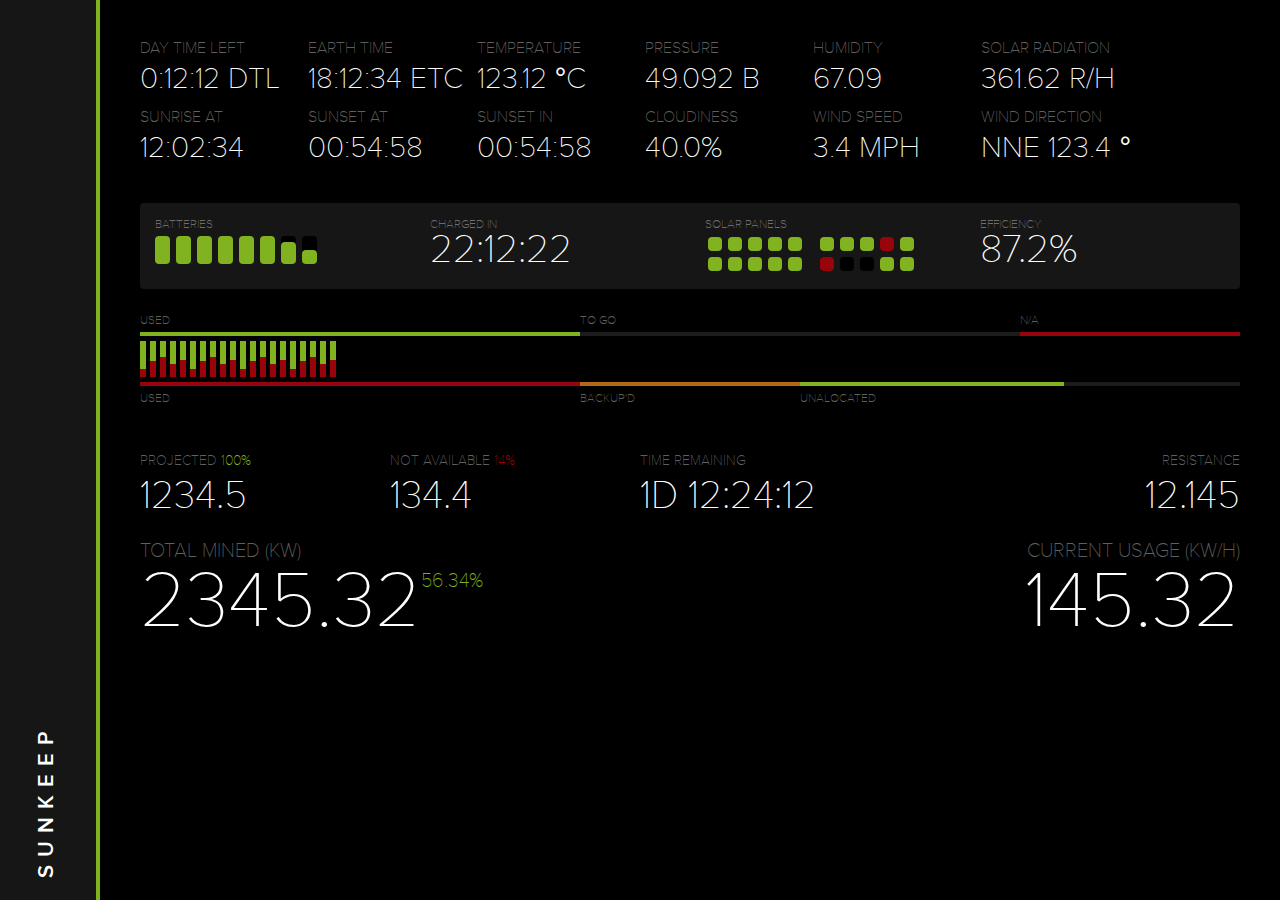
<file: index.html>
<!DOCTYPE html>
<html lang="en">
<head>
    <meta charset="UTF-8">
    <title>Sunkeep</title>
    <link rel="stylesheet" href="css/theme.css">
</head>
<body>
<div class="wrapper">
    <ul class="side-menu">
        <li></li>
        <li class="active"></li>
        <li></li>
        <li></li>
    </ul>
    <div class="mainContentWrap">
        <!--summary battery list header //-->
        <ul class="summary-head">
            <li>
                <div>
                    <p class="grey-color">Day time Left</p>
                    <div class="h4">
                        0:12:12 DTL
                    </div>
                </div>
            </li>
            <li>
                <div>
                    <p class="grey-color">Earth time</p>
                    <div class="h4">
                        18:12:34 ETC
                    </div>
                </div>
            </li>
            <li>
                <div>
                    <p class="grey-color">Temperature</p>
                    <div class="h4">
                        123.12 &#176;C
                    </div>
                </div>
            </li>
            <li>
                <div>
                    <p class="grey-color">Pressure</p>
                    <div class="h4">
                        49.092 B
                    </div>
                </div>
            </li>
            <li>
                <div>
                    <p class="grey-color">Humidity</p>
                    <div class="h4">
                        67.09
                    </div>
                </div>
            </li>
            <li>
                <div>
                    <p class="grey-color">Solar radiation</p>
                    <div class="h4">
                        361.62 R/H
                    </div>
                </div>
            </li>
            <li>
                <div>
                    <p class="grey-color">Sunrise at</p>
                    <div class="h4"> 12:02:34</div>
                </div>
            </li>
            <li>
                <div>
                    <p class="grey-color">Sunset at</p>
                    <div class="h4"> 00:54:58
                    </div>
                </div>
            </li>
            <li>
                <div>
                    <p class="grey-color">Sunset in</p>
                    <div class="h4"> 00:54:58
                    </div>
                </div>
            </li>
            <li>
                <div>
                    <p class="grey-color">Cloudiness</p>
                    <div class="h4">
                        40.0%
                    </div>
                </div>
            </li>
            <li>
                <div>
                    <p class="grey-color">Wind Speed</p>
                    <div class="h4">
                        3.4 mph
                    </div>
                </div>
            </li>
            <li>
                <div>
                    <p class="grey-color">Wind Direction</p>
                    <div class="h4">
                        NNE 123.4 &#176;
                    </div>
                </div>
            </li>
        </ul>
        <!-- // summary battery list header-->
        <!--battery & powerbanks //-->
        <div class="b-p-wrapper">
            <div class="b-p">
                <div>
                    <div class="grey-color">Batteries</div>
                    <div class="clearfix">
                        <div class="battery-indicator">
                            <div style="height: 100%"></div>
                        </div>
                        <div class="battery-indicator">
                            <div style="height: 100%"></div>
                        </div>
                        <div class="battery-indicator">
                            <div style="height: 100%"></div>
                        </div>
                        <div class="battery-indicator">
                            <div style="height: 100%"></div>
                        </div>
                        <div class="battery-indicator">
                            <div style="height: 100%"></div>
                        </div>
                        <div class="battery-indicator">
                            <div style="height: 100%"></div>
                        </div>

                        <div class="battery-indicator">
                            <div style="height: 80%"></div>
                        </div>
                        <div class="battery-indicator">
                            <div style="height: 50%"></div>
                        </div>
                    </div>
                </div>
            </div>
            <div class="b-p">
                <div>
                    <div class="grey-color">Charged in</div>
                    <div class="h3">22:12:22</div>
                </div>
            </div>
            <div class="b-p">
                <div>
                    <div class="grey-color">Solar panels</div>
                    <div class="panel-wrapper">
                        <div class="panel full"></div>
                        <div class="panel full"></div>
                        <div class="panel full"></div>
                        <div class="panel full"></div>
                        <div class="panel full"></div>
                        <!---->
                        <div class="panel full"></div>
                        <div class="panel full"></div>
                        <div class="panel full"></div>
                        <div class="panel full"></div>
                        <div class="panel full"></div>
                    </div>
                    <div class="panel-wrapper">
                        <div class="panel full"></div>
                        <div class="panel full"></div>
                        <div class="panel full"></div>
                        <div class="panel danger"></div>
                        <div class="panel full"></div>
                        <!---->
                        <div class="panel danger"></div>
                        <div class="panel"></div>
                        <div class="panel "></div>
                        <div class="panel full"></div>
                        <div class="panel full"></div>
                    </div>

                </div>
            </div>
            <div class="b-p">
                <div>
                    <div class="grey-color">Efficiency</div>
                    <div class="h3">87.2%</div>
                </div>
            </div>

        </div>
        <!-- //battery & powerbanks -->

        <!--horizontal chart //-->
        <div class="mining-chart">
            <!--top lines //-->
            <ul class="chart-row chart-row__top">
                <li style="width: 40%">
                    <span class="grey-color">Used</span>
                    <span class="line profit-bg"></span>
                </li>
                <li style="width: 30%">
                    <span class="grey-color">To Go</span>
                    <span class="line"></span>
                </li>
                <li style="width: 20%">
                    <span class="grey-color">N/A</span>
                    <span class="line danger-bg"></span>
                </li>
            </ul>
            <!--bottom lines //-->
            <ul class="chart-row chart-row__bottom grey-color">
                <li style="width: 40%">
                    <span class="grey-color">Used</span>
                    <span class="line danger-bg"></span>
                </li>
                <li style="width:20%">
                    <span class="grey-color">Backup'd</span>
                    <span class="line warning-bg"></span>
                </li>
                <li style="width: 24%">
                    <span class="grey-color">Unalocated</span>
                    <span class="line profit-bg"></span>
                </li>
            </ul>
            <!--used enrg units //-->
            <ul class="enrg-units">
                <li class="profit-bg">
                    <span class="danger-bg" style="height: 23%"></span>
                </li>
                <li class="profit-bg">
                    <span class="danger-bg" style="height: 45%"></span>
                </li>
                <li class="profit-bg">
                    <span class="danger-bg" style="height: 56%"></span>
                </li>
                <li class="profit-bg">
                    <span class="danger-bg" style="height: 36%"></span>
                </li>
                <li class="profit-bg">
                    <span class="danger-bg" style="height: 46%"></span>
                </li>
                <li class="profit-bg">
                    <span class="danger-bg" style="height: 23%"></span>
                </li>
                <li class="profit-bg">
                    <span class="danger-bg" style="height: 45%"></span>
                </li>
                <li class="profit-bg">
                    <span class="danger-bg" style="height: 56%"></span>
                </li>
                <li class="profit-bg">
                    <span class="danger-bg" style="height: 36%"></span>
                </li>
                <li class="profit-bg">
                    <span class="danger-bg" style="height: 46%"></span>
                </li>
                <li class="profit-bg">
                    <span class="danger-bg" style="height: 23%"></span>
                </li>
                <li class="profit-bg">
                    <span class="danger-bg" style="height: 45%"></span>
                </li>
                <li class="profit-bg">
                    <span class="danger-bg" style="height: 56%"></span>
                </li>
                <li class="profit-bg">
                    <span class="danger-bg" style="height: 36%"></span>
                </li>
                <li class="profit-bg">
                    <span class="danger-bg" style="height: 46%"></span>
                </li>
                <li class="profit-bg">
                    <span class="danger-bg" style="height: 23%"></span>
                </li>
                <li class="profit-bg">
                    <span class="danger-bg" style="height: 45%"></span>
                </li>
                <li class="profit-bg">
                    <span class="danger-bg" style="height: 56%"></span>
                </li>
                <li class="profit-bg">
                    <span class="danger-bg" style="height: 36%"></span>
                </li>
                <li class="profit-bg">
                    <span class="danger-bg" style="height: 46%"></span>
                </li>
            </ul>
        </div>
        <!--// horizontal chart-->
        <!-- summary info //-->
        <ul class="summary-info ">
            <li>
                <p class="grey-color">Projected <span class="profit-color">100%</span></p>
                <div class="h3">1234.5</div>
            </li>
            <li>
                <p class="grey-color">Not Available <span class="danger-color">14%</span></p>
                <div class="h3">134.4</div>
            </li>
            <li>
                <p class="grey-color">Time Remaining</p>
                <div class="h3">1D 12:24:12</div>
            </li>
            <li>
                <p  class="grey-color">Resistance</p>
                <div class="h3">12.145</div>
            </li>
        </ul>
        <!--// summary info -->
        <!-- total //-->
            <ul class="total-info">
                <li>
                    <p class="grey-color">Total mined (kw)</p>
                    <div class="h2">
                        2345.32<div class="label profit-color">56.34%</div>
                    </div>
                </li>
                <li>
                    <p class="grey-color">Current usage (kw/h)</p>
                    <div class="h2">145.32</div>
                </li>
            </ul>
        <!--// total-->
    </div>
</div>
</body>
</html>
</file>
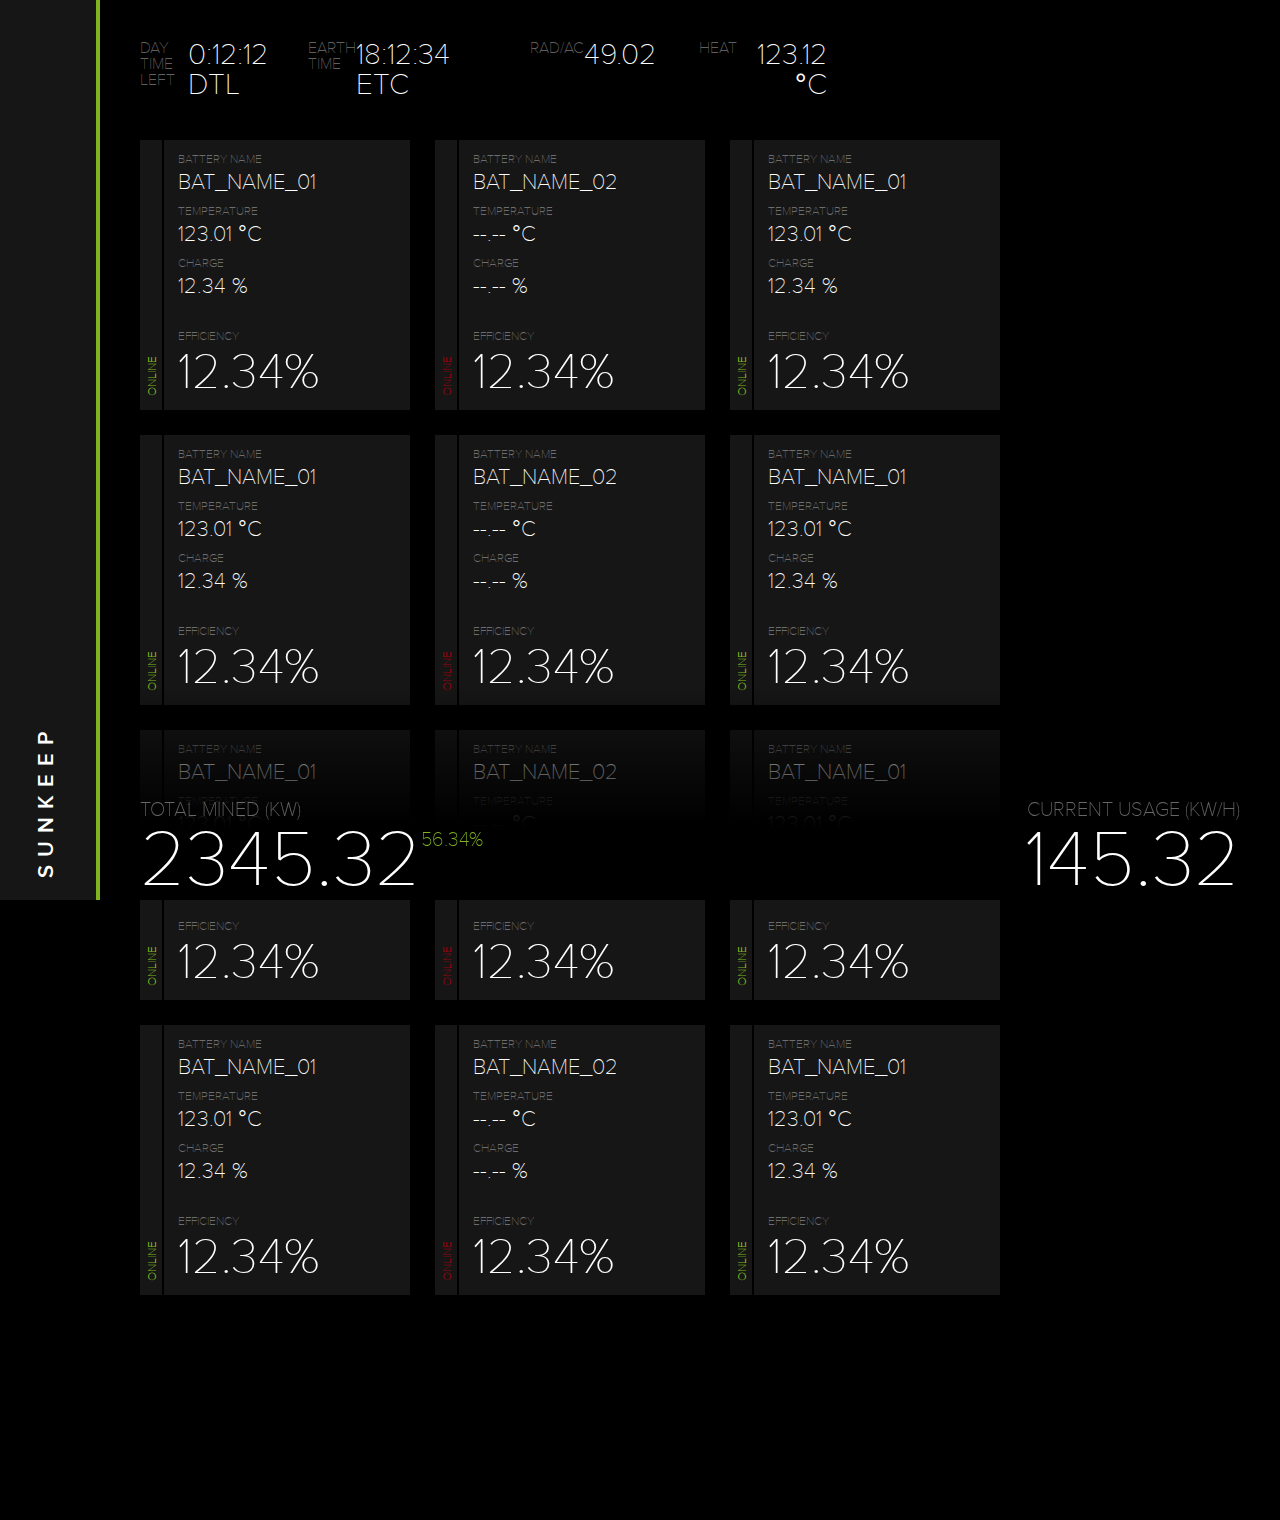
<file: battery_list.html>
<!DOCTYPE html>
<html lang="en">
<head>
    <meta charset="UTF-8">
    <title>Bat</title>
    <link rel="stylesheet" href="css/theme.css">
</head>
<body>
<div class="wrapper">
    <ul class="side-menu">
        <li></li>
        <li class="active"></li>
        <li></li>
        <li></li>
    </ul>
    <div class="mainContentWrap">
        <!--summary battery list header //-->
        <ul class="summary-head clearfix">
            <li class="pull-left padding__r-40">
                <p class="grey-color">Day time Left</p>
                <div class="h4"> 0:12:12 DTL
                </div>
            </li>
            <li class="pull-left padding__r-40">
                <p class="grey-color">Earth time</p>
                <div class="h4">
                    18:12:34 ETC
                </div>
            </li>
            <li class="pull-right text-right padding__l-40">
                <p class="grey-color">Rad/AC</p>
                <div class="h4"> 49.02
                </div>
            </li>
            <li class="pull-right text-right padding__l-40">
                <p class="grey-color">Heat</p>
                <div class="h4">
                    123.12 &#176;C
                </div>
            </li>
        </ul>
        <!-- // summary battery list header-->
        <!--battery items //-->
        <div class="battery-list-wrapper clearfix">
            <!--add item //-->
            <!--<div class="add-battery-item">-->
                <!--<span class="grey-color">-->
                    <!--Add  new <br> battery-->
                <!--</span>-->
            <!--</div>-->
            <!-- // add item-->
            <div class="battery-list">
                <!--item-->
                <div class="battery-item online">
                    <div class="status">
                        <span>Online</span>
                    </div>
                    <dl>
                        <dt class="grey-color">Battery name</dt>
                        <dd class="h4">
                            Bat_Name_01
                        </dd>
                        <dt class="grey-color">Temperature</dt>
                        <dd class="h4">
                            123.01 &#176;C
                        </dd>
                        <dt class="grey-color">Charge</dt>
                        <dd class="h4">
                            12.34 %
                        </dd>
                    </dl>
                    <dl class="efficiency">
                        <dt class="grey-color">Efficiency</dt>
                        <dd class="h3">
                            12.34%
                        </dd>
                    </dl>
                </div>
                <!--//item-->
                <!--item offline-->
                <div class="battery-item offline">
                    <div class="status">
                        <span>Online</span>
                    </div>
                    <dl>
                        <dt class="grey-color">Battery name</dt>
                        <dd class="h4">
                            Bat_Name_02
                        </dd>
                        <dt class="grey-color">Temperature</dt>
                        <dd class="h4">
                            --.-- &#176;C
                        </dd>
                        <dt class="grey-color">Charge</dt>
                        <dd class="h4">
                            --.-- %
                        </dd>
                    </dl>
                    <dl class="efficiency">
                        <dt class="grey-color">Efficiency</dt>
                        <dd class="h3">
                            12.34%
                        </dd>
                    </dl>
                </div>
                <!--//item-->
                <!--item-->
                <div class="battery-item online">
                    <div class="status">
                        <span>Online</span>
                    </div>
                    <dl>
                        <dt class="grey-color">Battery name</dt>
                        <dd class="h4">
                            Bat_Name_01
                        </dd>
                        <dt class="grey-color">Temperature</dt>
                        <dd class="h4">
                            123.01 &#176;C
                        </dd>
                        <dt class="grey-color">Charge</dt>
                        <dd class="h4">
                            12.34 %
                        </dd>
                    </dl>
                    <dl class="efficiency">
                        <dt class="grey-color">Efficiency</dt>
                        <dd class="h3">
                            12.34%
                        </dd>
                    </dl>
                </div>
                <!--//item-->
                <!--item-->
                <div class="battery-item online">
                    <div class="status">
                        <span>Online</span>
                    </div>
                    <dl>
                        <dt class="grey-color">Battery name</dt>
                        <dd class="h4">
                            Bat_Name_01
                        </dd>
                        <dt class="grey-color">Temperature</dt>
                        <dd class="h4">
                            123.01 &#176;C
                        </dd>
                        <dt class="grey-color">Charge</dt>
                        <dd class="h4">
                            12.34 %
                        </dd>
                    </dl>
                    <dl class="efficiency">
                        <dt class="grey-color">Efficiency</dt>
                        <dd class="h3">
                            12.34%
                        </dd>
                    </dl>
                </div>
                <!--//item-->
                <!--item offline-->
                <div class="battery-item offline">
                    <div class="status">
                        <span>Online</span>
                    </div>
                    <dl>
                        <dt class="grey-color">Battery name</dt>
                        <dd class="h4">
                            Bat_Name_02
                        </dd>
                        <dt class="grey-color">Temperature</dt>
                        <dd class="h4">
                            --.-- &#176;C
                        </dd>
                        <dt class="grey-color">Charge</dt>
                        <dd class="h4">
                            --.-- %
                        </dd>
                    </dl>
                    <dl class="efficiency">
                        <dt class="grey-color">Efficiency</dt>
                        <dd class="h3">
                            12.34%
                        </dd>
                    </dl>
                </div>
                <!--//item-->
                <!--item-->
                <div class="battery-item online">
                    <div class="status">
                        <span>Online</span>
                    </div>
                    <dl>
                        <dt class="grey-color">Battery name</dt>
                        <dd class="h4">
                            Bat_Name_01
                        </dd>
                        <dt class="grey-color">Temperature</dt>
                        <dd class="h4">
                            123.01 &#176;C
                        </dd>
                        <dt class="grey-color">Charge</dt>
                        <dd class="h4">
                            12.34 %
                        </dd>
                    </dl>
                    <dl class="efficiency">
                        <dt class="grey-color">Efficiency</dt>
                        <dd class="h3">
                            12.34%
                        </dd>
                    </dl>
                </div>
                <!--//item-->
                <!--item-->
                <div class="battery-item online">
                    <div class="status">
                        <span>Online</span>
                    </div>
                    <dl>
                        <dt class="grey-color">Battery name</dt>
                        <dd class="h4">
                            Bat_Name_01
                        </dd>
                        <dt class="grey-color">Temperature</dt>
                        <dd class="h4">
                            123.01 &#176;C
                        </dd>
                        <dt class="grey-color">Charge</dt>
                        <dd class="h4">
                            12.34 %
                        </dd>
                    </dl>
                    <dl class="efficiency">
                        <dt class="grey-color">Efficiency</dt>
                        <dd class="h3">
                            12.34%
                        </dd>
                    </dl>
                </div>
                <!--//item-->
                <!--item offline-->
                <div class="battery-item offline">
                    <div class="status">
                        <span>Online</span>
                    </div>
                    <dl>
                        <dt class="grey-color">Battery name</dt>
                        <dd class="h4">
                            Bat_Name_02
                        </dd>
                        <dt class="grey-color">Temperature</dt>
                        <dd class="h4">
                            --.-- &#176;C
                        </dd>
                        <dt class="grey-color">Charge</dt>
                        <dd class="h4">
                            --.-- %
                        </dd>
                    </dl>
                    <dl class="efficiency">
                        <dt class="grey-color">Efficiency</dt>
                        <dd class="h3">
                            12.34%
                        </dd>
                    </dl>
                </div>
                <!--//item-->
                <!--item-->
                <div class="battery-item online">
                    <div class="status">
                        <span>Online</span>
                    </div>
                    <dl>
                        <dt class="grey-color">Battery name</dt>
                        <dd class="h4">
                            Bat_Name_01
                        </dd>
                        <dt class="grey-color">Temperature</dt>
                        <dd class="h4">
                            123.01 &#176;C
                        </dd>
                        <dt class="grey-color">Charge</dt>
                        <dd class="h4">
                            12.34 %
                        </dd>
                    </dl>
                    <dl class="efficiency">
                        <dt class="grey-color">Efficiency</dt>
                        <dd class="h3">
                            12.34%
                        </dd>
                    </dl>
                </div>
                <!--//item-->
                <!--item-->
                <div class="battery-item online">
                    <div class="status">
                        <span>Online</span>
                    </div>
                    <dl>
                        <dt class="grey-color">Battery name</dt>
                        <dd class="h4">
                            Bat_Name_01
                        </dd>
                        <dt class="grey-color">Temperature</dt>
                        <dd class="h4">
                            123.01 &#176;C
                        </dd>
                        <dt class="grey-color">Charge</dt>
                        <dd class="h4">
                            12.34 %
                        </dd>
                    </dl>
                    <dl class="efficiency">
                        <dt class="grey-color">Efficiency</dt>
                        <dd class="h3">
                            12.34%
                        </dd>
                    </dl>
                </div>
                <!--//item-->
                <!--item offline-->
                <div class="battery-item offline">
                    <div class="status">
                        <span>Online</span>
                    </div>
                    <dl>
                        <dt class="grey-color">Battery name</dt>
                        <dd class="h4">
                            Bat_Name_02
                        </dd>
                        <dt class="grey-color">Temperature</dt>
                        <dd class="h4">
                            --.-- &#176;C
                        </dd>
                        <dt class="grey-color">Charge</dt>
                        <dd class="h4">
                            --.-- %
                        </dd>
                    </dl>
                    <dl class="efficiency">
                        <dt class="grey-color">Efficiency</dt>
                        <dd class="h3">
                            12.34%
                        </dd>
                    </dl>
                </div>
                <!--//item-->
                <!--item-->
                <div class="battery-item online">
                    <div class="status">
                        <span>Online</span>
                    </div>
                    <dl>
                        <dt class="grey-color">Battery name</dt>
                        <dd class="h4">
                            Bat_Name_01
                        </dd>
                        <dt class="grey-color">Temperature</dt>
                        <dd class="h4">
                            123.01 &#176;C
                        </dd>
                        <dt class="grey-color">Charge</dt>
                        <dd class="h4">
                            12.34 %
                        </dd>
                    </dl>
                    <dl class="efficiency">
                        <dt class="grey-color">Efficiency</dt>
                        <dd class="h3">
                            12.34%
                        </dd>
                    </dl>
                </div>
                <!--//item-->
            </div>
        </div>
        <!--// battery items -->
        <!-- total //-->
            <ul class="total-info">
                <li>
                    <p class="grey-color">Total mined (kw)</p>
                    <div class="h2">
                        2345.32<div class="label profit-color">56.34%</div>
                    </div>
                </li>
                <li>
                    <p class="grey-color">Current usage (kw/h)</p>
                    <div class="h2">145.32</div>
                </li>
            </ul>
        <!--// total-->
    </div>
</div>
</body>
</html>
</file>
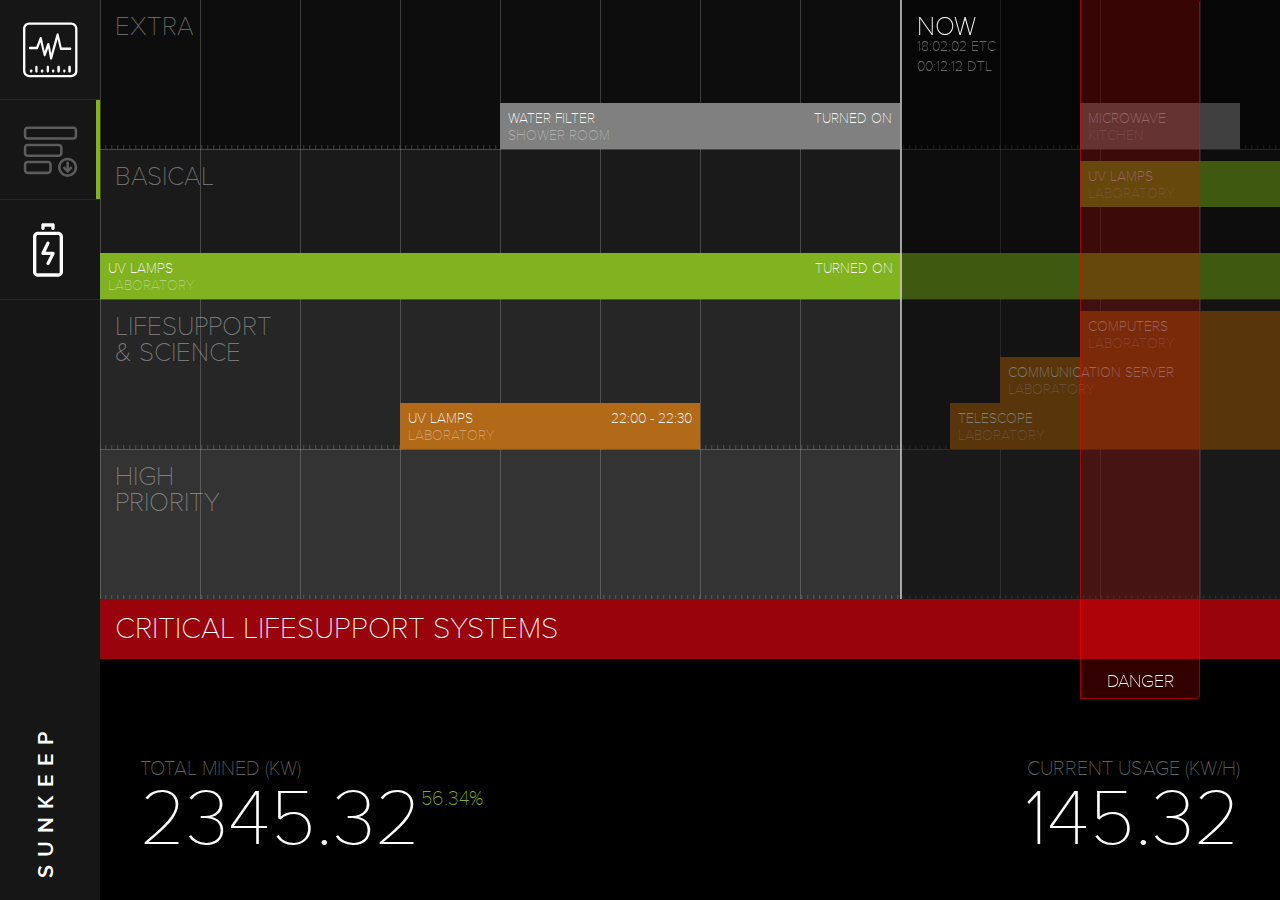
<file: shelduer.html>
<!DOCTYPE html>
<html lang="en">
<head>
    <meta charset="UTF-8">
    <title>Sunkeep Shelduer</title>
    <link rel="stylesheet" href="css/theme.css">
</head>
<body>
<!--svg sprite-->
<svg width="0" height="0" style="position:absolute">
    <symbol viewBox="0 0 512 512" id="shelduer-ico">
        <g>
            <path fill="#FFFFFF" d="M400,442.7c-5.9,0-10.7-4.8-10.7-10.7v-69.3c0-5.9,4.8-10.7,10.7-10.7c5.9,0,10.7,4.8,10.7,10.7V432
		C410.7,437.9,405.9,442.7,400,442.7z"/>
        </g>
        <g>
            <path fill="#FFFFFF" d="M399.9,445.2c-2.7,0-5.5-1-7.5-3.1c-4.2-4.2-4.2-10.9,0-15.1l27.8-27.8c4.2-4.2,10.9-4.2,15.1,0
		c4.2,4.2,4.2,10.9,0,15.1L407.4,442C405.3,444.1,402.6,445.2,399.9,445.2z"/>
        </g>
        <g>
            <path fill="#FFFFFF" d="M399.7,443.9c-2.7,0-5.5-1-7.5-3.1L364.3,413c-4.2-4.2-4.2-10.9,0-15.1c4.2-4.2,10.9-4.2,15.1,0l27.8,27.8
		c4.2,4.2,4.2,10.9,0,15.1C405.1,442.9,402.4,443.9,399.7,443.9z"/>
        </g>
        <g>
            <path fill="#FFFFFF" d="M399.8,342.6c-32.5,0-58.9,26.4-58.9,58.9s26.4,58.9,58.9,58.9s58.9-26.4,58.9-58.9
		S432.2,342.6,399.8,342.6z M399.8,481.7c-44.2,0-80.2-36-80.2-80.2s36-80.2,80.2-80.2s80.2,36,80.2,80.2S444,481.7,399.8,481.7z"/>
        </g>
        <g>
            <path fill="#FFFFFF" d="M64,80c-5.9,0-10.7,4.8-10.7,10.7v48c0,5.9,4.8,10.7,10.7,10.7h384c5.9,0,10.7-4.8,10.7-10.7v-48
		c0-5.9-4.8-10.7-10.7-10.7H64z M448,170.7H64c-17.6,0-32-14.4-32-32v-48c0-17.6,14.4-32,32-32h384c17.6,0,32,14.4,32,32v48
		C480,156.3,465.6,170.7,448,170.7z"/>
        </g>
        <g>
            <path fill="#FFFFFF" d="M64,224c-5.9,0-10.7,4.8-10.7,10.7v48c0,5.9,4.8,10.7,10.7,10.7h261.3c5.9,0,10.7-4.8,10.7-10.7v-48
		c0-5.9-4.8-10.7-10.7-10.7H64z M325.3,314.7H64c-17.6,0-32-14.4-32-32v-48c0-17.6,14.4-32,32-32h261.3c17.6,0,32,14.4,32,32v48
		C357.3,300.3,343,314.7,325.3,314.7z"/>
        </g>
        <g>
            <path fill="#FFFFFF" d="M64,368c-5.9,0-10.7,4.8-10.7,10.7v48c0,5.9,4.8,10.7,10.7,10.7h170.7c5.9,0,10.7-4.8,10.7-10.7v-48
		c0-5.9-4.8-10.7-10.7-10.7H64z M234.7,458.7H64c-17.6,0-32-14.4-32-32v-48c0-17.6,14.4-32,32-32h170.7c17.6,0,32,14.4,32,32v48
		C266.7,444.3,252.3,458.7,234.7,458.7z"/>
        </g>
    </symbol>
    <symbol viewBox="0 0 512 512" id="mainpage-ico">
        <g>
            <path fill="#FFFFFF" d="M76.8,44.8c-17.1,0-32,14.9-32,32v356.3c0,17.1,14.9,32,32,32h354.1c17.1,0,32-14.9,32-32V76.8
		c0-17.1-14.9-32-32-32H76.8z M430.9,484.3H76.8c-27.7,0-51.2-23.5-51.2-51.2V76.8c0-27.7,23.5-51.2,51.2-51.2h354.1
		c27.7,0,51.2,23.5,51.2,51.2v356.3C484.3,460.8,460.8,484.3,430.9,484.3z"/>
        </g>
        <g>
            <path fill="#FFFFFF" d="M260.3,334.9L260.3,334.9c-4.3,0-8.5-4.3-8.5-8.5l-14.9-85.3l-21.3,61.9c0,4.3-4.3,6.4-8.5,6.4
		s-8.5-4.3-8.5-8.5l-27.7-110.9l-19.2,53.3c-2.1,4.3-4.3,6.4-8.5,6.4H85.3c-6.4,0-10.7-4.3-10.7-10.7c0-6.4,4.3-10.7,10.7-10.7h51.2
		l29.9-76.8c0-2.1,4.3-6.4,8.5-4.3c4.3,0,8.5,4.3,8.5,8.5l23.5,110.9l21.3-64c2.1-4.3,6.4-6.4,10.7-6.4s8.5,4.3,8.5,8.5l14.9,81.1
		l44.8-164.3c2.1-4.3,4.3-6.4,8.5-6.4s8.5,2.1,8.5,6.4l25.6,113.1h70.4c6.4,0,10.7,4.3,10.7,10.7s-4.3,10.7-10.7,10.7h-76.8
		c-4.3,0-8.5-4.3-8.5-8.5l-19.2-83.2l-46.9,168.5C268.8,332.8,264.5,334.9,260.3,334.9z"/>
        </g>
        <g>
            <path fill="#FFFFFF" d="M93.9,445.9c-6.4,0-10.7-4.3-10.7-10.7v-6.4c0-4.3,4.3-8.5,10.7-8.5c6.4,0,10.7,4.3,10.7,8.5v6.4
		C102.4,441.6,98.1,445.9,93.9,445.9z"/>
        </g>
        <g>
            <path fill="#FFFFFF" d="M138.7,445.9c-6.4,0-10.7-4.3-10.7-10.7v-36.3c0-6.4,4.3-10.7,10.7-10.7c4.3,0,8.5,4.3,8.5,10.7v36.3
		C149.3,441.6,145.1,445.9,138.7,445.9z"/>
        </g>
        <g>
            <path fill="#FFFFFF" d="M185.6,445.9c-6.4,0-10.7-4.3-10.7-10.7v-6.4c0-4.3,4.3-8.5,10.7-8.5c6.4,0,10.7,4.3,10.7,8.5v6.4
		C196.3,441.6,192,445.9,185.6,445.9z"/>
        </g>
        <g>
            <path fill="#FFFFFF" d="M232.5,445.9c-4.3,0-8.5-4.3-8.5-10.7v-36.3c0-6.4,4.3-10.7,8.5-10.7c6.4,0,10.7,4.3,10.7,10.7v36.3
		C241.1,441.6,236.8,445.9,232.5,445.9z"/>
        </g>
        <g>
            <path fill="#FFFFFF" d="M279.5,445.9c-6.4,0-10.7-4.3-10.7-10.7v-6.4c0-4.3,4.3-8.5,10.7-8.5c4.3,0,8.5,4.3,8.5,8.5v6.4
		C288,441.6,283.7,445.9,279.5,445.9z"/>
        </g>
        <g>
            <path fill="#FFFFFF" d="M324.3,445.9c-6.4,0-10.7-4.3-10.7-10.7v-36.3c0-6.4,4.3-10.7,10.7-10.7c6.4,0,10.7,4.3,10.7,10.7v36.3
		C332.8,441.6,328.5,445.9,324.3,445.9z"/>
        </g>
        <g>
            <path fill="#FFFFFF" d="M371.2,445.9c-4.3,0-8.5-4.3-8.5-10.7v-6.4c0-4.3,4.3-8.5,8.5-8.5c6.4,0,10.7,4.3,10.7,8.5v6.4
		C379.7,441.6,375.5,445.9,371.2,445.9z"/>
        </g>
        <g>
            <path fill="#FFFFFF" d="M416,445.9c-6.4,0-10.7-4.3-10.7-10.7v-36.3c0-6.4,4.3-10.7,10.7-10.7c6.4,0,10.7,4.3,10.7,10.7v36.3
		C426.7,441.6,422.4,445.9,416,445.9z"/>
        </g>
    </symbol>
    <symbol viewBox="0 0 512 512" id="battery">
        <g>
            <path fill="#fff" d="M297.6,272c2.1,3.2,2.1,7.5,0,10.7l-32,64c-2.1,3.2-5.3,5.3-9.6,5.3c-2.1,0-3.2,0-4.3-1.1
		c-5.3-2.1-7.5-8.5-4.3-13.9L272,288h-48c-3.2,0-7.5-2.1-9.6-5.3c-2.1-3.2-2.1-7.5,0-10.7l32-64c2.1-5.3,8.5-7.5,13.9-4.3
		c5.3,2.1,7.5,8.5,4.3,13.9l-23.5,49.1H288C291.2,266.7,295.5,268.8,297.6,272z M213.3,117.3V96c0-6.4,4.3-10.7,10.7-10.7h64
		c6.4,0,10.7,4.3,10.7,10.7v21.3c0,6.4-4.3,10.7-10.7,10.7c-6.4,0-10.7-4.3-10.7-10.7v-10.7h-42.7v10.7c0,6.4-4.3,10.7-10.7,10.7
		C217.6,128,213.3,123.7,213.3,117.3z M330.7,394.7c0,6.4-4.3,10.7-10.7,10.7H192c-6.4,0-10.7-4.3-10.7-10.7v-224
		c0-6.4,4.3-10.7,10.7-10.7h128c6.4,0,10.7,4.3,10.7,10.7V394.7z M320,138.7H192c-18.1,0-32,13.9-32,32v224c0,18.1,13.9,32,32,32
		h128c18.1,0,32-13.9,32-32v-224C352,152.5,338.1,138.7,320,138.7z"/>
        </g>
    </symbol>
</svg>
<div class="wrapper">
    <div class="side-menu">
        <a href="#">
            <svg>
                <use xmlns:xlink="http://www.w3.org/1999/xlink" xlink:href="#mainpage-ico"></use>
            </svg>
        </a>
        <a href="#" title="shelduer" class="active">
            <svg>
                <use xmlns:xlink="http://www.w3.org/1999/xlink" xlink:href="#shelduer-ico"></use>
            </svg>
        </a>
        <a href="#">
            <svg style="width: 80px; position: relative; right: 2px;">
                <use xmlns:xlink="http://www.w3.org/1999/xlink" xlink:href="#battery"></use>
            </svg>
        </a>
    </div>
    <div class="mainContentWrap">
        <div class="sh-wrapper">
            <div class="sh-grid">
                <!-- tasks types //-->
                <ul class="tasks-rows">
                    <li>
                        <div class="h3 grey-color">
                            Extra
                        </div>
                        <!-- task //-->
                        <div class="task muted-bg" style="width: 400px; left:400px;">
                            <div class="clearfix" >
                                <p class="pull-left">Water Filter</p>
                                <p class="pull-right">Turned on</p>
                            </div>
                            <p class="grey-color">Shower room</p>
                        </div>
                        <!--// task -->
                        <!-- task //-->
                        <div class="task muted-bg" style="width: 160px; left:980px;">
                            <div class="clearfix" >
                                <p class="pull-left">Microwave</p>
                                <!--<p class="pull-right">Turned on</p>-->
                            </div>
                            <p class="grey-color">Kitchen</p>
                        </div>
                        <!--// task -->
                    </li>
                    <li>
                        <div class="h3 grey-color">
                            Basical
                        </div>
                        <!-- task //-->
                        <!--для каждой таски прописываем инлайно ширину (шаг в 100px) и
                        задаем бэгграунд .profit-bg/warning-bg/danger-bg/muted-bg -->
                        <div class="task profit-bg" style="width: 100%; left:0px;">
                            <div class="clearfix" style="width: 785px" >
                                <p class="pull-left">UV LAMPS</p>
                                <p class="pull-right">Turned on</p>
                            </div>
                            <p class="grey-color">Laboratory</p>
                        </div>
                        <!--// task -->
                        <!-- task //-->
                        <div class="task profit-bg" style="width: 260px; bottom: calc(46px * 2); left:980px;">
                            <div class="clearfix" >
                                <p class="pull-left">UV Lamps</p>
                                <!--<p class="pull-right">Turned on</p>-->
                            </div>
                            <p class="grey-color">Laboratory</p>
                        </div>
                        <!--// task -->
                    </li>
                    <li>
                        <div class="h3 grey-color">
                            Lifesupport <br>
                            & Science
                        </div>
                        <!-- task //-->
                        <div class="task warning-bg" style="width: 300px; left:300px;">
                            <div class="clearfix" >
                                <p class="pull-left">UV LAMPS</p>
                                <p class="pull-right">22:00 - 22:30</p>
                            </div>
                            <p class="grey-color">Laboratory</p>
                        </div>
                        <!--// task -->
                        <!-- task //-->
                        <div class="task warning-bg" style="width: 340px; bottom: calc(46px * 0); left:850px;">
                            <div class="clearfix" >
                                <p class="pull-left">Telescope</p>
                                <!--<p class="pull-right">22:00 - 22:30</p>-->
                            </div>
                            <p class="grey-color">Laboratory</p>
                        </div>
                        <!--// task -->
                        <!-- task //-->
                        <div class="task warning-bg" style="width: 330px; bottom: calc(46px * 1); left:900px;">
                            <div class="clearfix" >
                                <p class="pull-left">Communication server</p>
                                <!--<p class="pull-right">22:00 - 22:30</p>-->
                            </div>
                            <p class="grey-color">Laboratory</p>
                        </div>
                        <!--// task -->
                        <!-- task //-->
                        <div class="task warning-bg" style="width: 334px; bottom: calc(46px * 2); left:980px;">
                            <div class="clearfix" >
                                <p class="pull-left">Computers</p>
                                <!--<p class="pull-right">22:00 - 22:30</p>-->
                            </div>
                            <p class="grey-color">Laboratory</p>
                        </div>
                        <!--// task -->
                    </li>
                    <li>
                        <div class="h3 grey-color">
                            High <br>
                            Priority
                        </div>
                    </li>
                </ul>
                <!--// tasks types -->
                <!--cover -->
                <div class="current-cover" style="left: 800px">
                    <div class="h3">
                        Now
                    </div>
                    <p class="grey-color">18:02:02 ETC</p>
                    <p class="grey-color">00:12:12 DTL</p>
                </div>
                <!--danger zone-->
                <div class="danger-zone" style="left: 980px">
                </div>
            </div>
        </div>
        <!--danger alert-->
        <div class="sh-alert danger-bg">
            <div class="h4">Critical Lifesupport systems</div>
        </div>
        <!-- total //-->
        <ul class="total-info" style="margin-top: 100px">
            <li>
                <p class="grey-color">Total mined (kw)</p>
                <div class="h2">
                    2345.32<div class="label profit-color">56.34%</div>
                </div>
            </li>
            <li>
                <p class="grey-color">Current usage (kw/h)</p>
                <div class="h2">145.32</div>
            </li>
        </ul>
        <!--// total-->
    </div>
</div>
</body>
</html>
</file>
<file: css/theme.css>
@import "reset.css";
@import "fonts.css";
html, body{
    background: #000;
    color: #fff;
    width: 100%;
    height: 100%;
    font-family: 'proxima_nova_ththin', 'Gill Sans', Corbel, Arial, sans-serif;
    font-size: 12px;
    text-transform: uppercase;
}
*{
    box-sizing: border-box;
    margin: 0;
    padding: 0;
}
.pull-left{
    float: left;
}
.pull-right{
    float: right;
}
.clearfix:before,
.clearfix:after {
    content: "";
    display: table;
}
.padding__r-40{
    padding-right: 40px;
}
.padding__l-40{
    padding-left: 40px;
}
.clearfix:after {
    clear: both;
}
.wrapper{
    position: relative;
    width: 100%;
    height: 100%;
    padding:40px 40px 40px 140px;
}

.side-menu{
    position: fixed;
    left: 0 ;
    top: 0;
    bottom: 0;
    width: 100px;
    background: #161616;
}
    .side-menu a{
        display: block;
        width: 100px;
        height: 100px;
        border-bottom: 1px solid #292929;
        position: relative;
        text-decoration: none;
        color: #fff;
    }
    .side-menu a:hover,
    .side-menu a:active,
    .side-menu a:focus{
        outline: none;
        text-decoration: none;
    }
    .side-menu a svg{
        display: block;
        width: 61px;
        height: 100px;
        margin: 0 auto;
    }
    .side-menu .active::after{
        content: '';
        display: block;
        position: absolute;
        right: 0;
        top: 0;
        bottom: 0;
        width: 4px;
        background: #81b321;
    }
    .side-menu .active svg{
        opacity: 0.3;
    }
    .side-menu::after{
        content: 'SUNKEEP';
        display: block;
        position: absolute;
        left:36px;
        font-size: 22px;
        font-family: 'proxima_nova_ltsemibold', 'Gill Sans', Corbel, Arial, sans-serif;
        bottom: 0;
        transform: rotate(-90deg);
        transform-origin: left top 0;
        letter-spacing: 8px;
    }
/* battery summary header */
.summary-head{
    font-size: 16px;
    margin-bottom: 25px;
    display: flex;
    flex-wrap: wrap;
    flex-direction: row;
}
    .summary-head li{
        display: flex;
        flex-basis: calc(16.66% - 15px);
        padding-bottom: 15px;
    }

    .summary-head p{
        display: block;
        margin-bottom: 8px;
    }
/*battery & powerbanks*/
.b-p-wrapper{
    display: flex;
    flex-wrap: wrap;
    flex-direction: row;
    background: #161616;
    border-radius: 4px;
    margin-bottom: 25px;
}
    .b-p{
        display: flex;
        flex-basis: calc(25%);
        padding: 15px;

    }
    .battery-indicator{
        border-radius: 4px;
        width: 15px;
        height: 28px;
        background: #000;
        position: relative;
        float: left;
        margin: 6px 6px 6px 0;
    }
        .battery-indicator>div{
            position: absolute;
            width: 100%;
            bottom: 0;
            left: 0;
            background: #81b321;
            border-radius: 4px;
        }
    .panel-wrapper{
        float:left;
        width: 100px;
        margin: 4px 12px 0 0;
    }
        .panel{
            width: 14px;
            height: 14px;
            float: left;
            margin:3px;
            position: relative;
            background: #000;
            border-radius: 4px;
        }
        .panel::after{
            content: '';
            display: block;
            position: absolute;
            top: 0;
            left: 0;
            width: 100%;
            height: 100%;
            border-radius: 4px;
        }
        .panel.full::after{
            background: #81b321;
        }
        .panel.danger::after{
            background: #99040c;
        }

/*battery list*/
.battery-list-wrapper{
    margin: 25px 0 50px 0;
    padding-bottom: 200px;
    position: relative;
}

    .battery-item{
        background: #161616;
        overflow: hidden;
        float: left;
        margin: 0 25px 25px 0 ;
        position: relative;
        width: 270px;
        height: 270px;
        padding: 13px 12px 12px 38px;
        cursor: pointer;
    }
        .status{
            position: absolute;
            left: 0;
            top: 0;
            width: 24px;
            height: 100%;
            border-right: 2px solid #000;
            background: #161616;
        }
            .status span{
                transform: rotate(-90deg);
                transform-origin: left top 0;
                line-height: 24px;
                display: block;
                position: absolute;
                left: 0;
                bottom: -10px;
            }
        .online .status{
            color: #81b321;
        }
        .offline .status{
            color: #99040c;
        }
        .battery-item dt,
        .battery-item dd{
            white-space: nowrap;
            overflow: hidden;
            text-overflow: ellipsis;
        }
        .battery-item dt{
            margin-bottom: 6px;
        }
        .battery-item dd{
            margin-bottom: 12px;
        }
        .battery-item .h4{
            font-size: 22px;
        }
        .efficiency{
            position: absolute;
            bottom: 0;
            left: 38px;
            right: 12px;
        }

            .efficiency  .h3{
                font-size: 50px;
            }
    /*add battery*/
    .add-battery-item{
        position: absolute;
        right: 0;
        bottom: 0;
        top:0;
        width: 90px;
        padding: 15px;
        border: 1px solid #161616;
        cursor: pointer;
    }
        .add-battery-item::after{
            content: '+';
            display: block;
            position: absolute;
            font-size: 60px;
            line-height: 60px;
            top: calc(50% - 30px);
            left: calc(50% - 14px);
        }

.battery-list-wrapper + .total-info{
    position: fixed;
    bottom: 0;
    left:100px;
    right: 0;
    margin: 0;
    z-index: 1;
    padding: 140px 40px 0 40px;
    background:-webkit-linear-gradient(top, rgba(0,0,0,0) 12%,rgba(0,0,0, 1) 70%);
}

/*battery chart row*/
.mining-chart{
    position: relative;
    height: 90px;
    width: 100%;
}
    .chart-row{
        position: absolute;
        left: 0;
        right: 0;
    }
        .chart-row li{
            float: left;
            min-width: 100px;
            color: #999;
            position: relative;
        }
        .chart-row::before{
            content: '';
            display: block;
            height: 4px;
            background: #1c1c1c;
            position: absolute;
            right: 0;
            left: 0;
        }
    .chart-row .line{
        height: 4px;
        position: absolute;
        left: 0;
        right: 0;
    }
.chart-row__top{
    top: 0;
}
    .chart-row__top li{
        padding-bottom: 10px;
    }
    .chart-row__top li:last-child{
        float: right;
    }
    .chart-row__top::before{
        bottom: 0;
    }
    .chart-row__top .line{
        bottom: 0;
    }

.chart-row__bottom{
    bottom: 0;
}
    .chart-row__bottom{
        padding-top: 10px;
    }
    .chart-row__bottom::before{
        top: 0;
    }
    .chart-row__bottom .line{
        top: -10px;
    }

.enrg-units{
    width: 100%;
    position: absolute;
    top: 27px;
    bottom: 27px;
}
    .enrg-units li{
        float: left;
        margin-right: 4px;
        height: 100%;
        width: 6px;
        position: relative;
    }
        .enrg-units li span{
            position: absolute;
            bottom: 0;
            left:0;
            right: 0;
        }
.profit-bg{
    background: #81b321;
}
.warning-bg{
    background: #b36a18;
}
.danger-bg{
    background: #99040c;
}
.muted-bg{
    background: #808080;
}
/*summary info*/
.summary-info{
    margin: 50px 0 25px 0;
    overflow: hidden;
    font-size: 14px;
}
    .summary-info li{
        float: left;
        min-width: 250px;
        padding-right: 20px;
    }
    .summary-info li:last-child{
        float: right;
        padding-right: 0;
        text-align: right;
    }
        .summary-info p{
            margin-bottom: 8px;
        }
/*total*/
.total-info{
    overflow: hidden;
    margin: 25px 0;
    font-size: 20px;
}
    .total-info li:first-child{
        float: left;
    }
    .total-info li:last-child{
        float: right;
        text-align: right;
    }

/*Shelduer*/
.sh-wrapper{
    width: calc(100% + 80px);
    position: relative;
    height: 600px;
    margin: -41px -40px 0 -40px;
    background-size: 100% 600px;
    background-repeat: no-repeat;
    background-image: linear-gradient(to bottom,
        #0d0d0d 25%,
        #1a1a1a 25%,
        #1a1a1a 50%,
        #262626 50%,
        #262626 75%,
        #333333 75%
    );
}
    .sh-grid{
        position: absolute;
        top: 0;
        bottom: 0;
        left: 0;
        right: 0;
        background-size: 100px 150px;
        background-image:
            linear-gradient(to right, rgba(255,255,255,0.2) 1px, transparent 1px),
            linear-gradient(to bottom, rgba(255,255,255,0.2) 1px, transparent 1px);
    }
    .tasks-rows{
        position: absolute;
        top: 0;
        bottom: 0;
        left: 0;
        right: 0;
        z-index: 1;
    }
        .tasks-rows li{
            height: 150px;
            padding: 15px;
            position: relative;
            background-size: 6px 4px;
            background-repeat: repeat-x;
            background-position: bottom;
            background-image: linear-gradient(to right, rgba(255,255,255,0.2) 0px, transparent 2px);
        }
            .tasks-rows .h3,
            .current-cover .h3{
                font-size: 26px;
            }
            .task{
                position: absolute;
                bottom: 0;
                height: 46px;
                padding: 8px;
                color: #fff;
                line-height: 1.2em;
                font-size: 14px;
            }
    .current-cover{
        position: absolute;
        top: 0;
        bottom: 0;
        right: 0;
        z-index: 1;
        padding: 15px;
        background: rgba(0,0,0,0.5);
        border-left: 2px solid rgba(255,255,255,0.6);
    }
        .current-cover p{
            font-size: 14px;
            margin-bottom: 6px;
        }
.sh-alert{
    padding: 15px;
    margin: 0 -40px;
}
.danger-zone{
    position: absolute;
    top: 0;
    bottom: -100px;
    width: 120px;
    z-index: 2;
    background: rgba(255, 0, 0, 0.2);
    border: solid rgba(255, 0, 0, 0.5);
    border-width: 0 1px 1px;
    border-radius: 0 4px 4px 0;
}
    .danger-zone::after{
        content: 'DANGER';
        display: block;
        position: absolute;
        bottom: 0;
        right: 0;
        left:0;
        font-size: 18px;
        color: #fff;
        text-align: center;
        line-height: 1.8em;
    }
</file>
